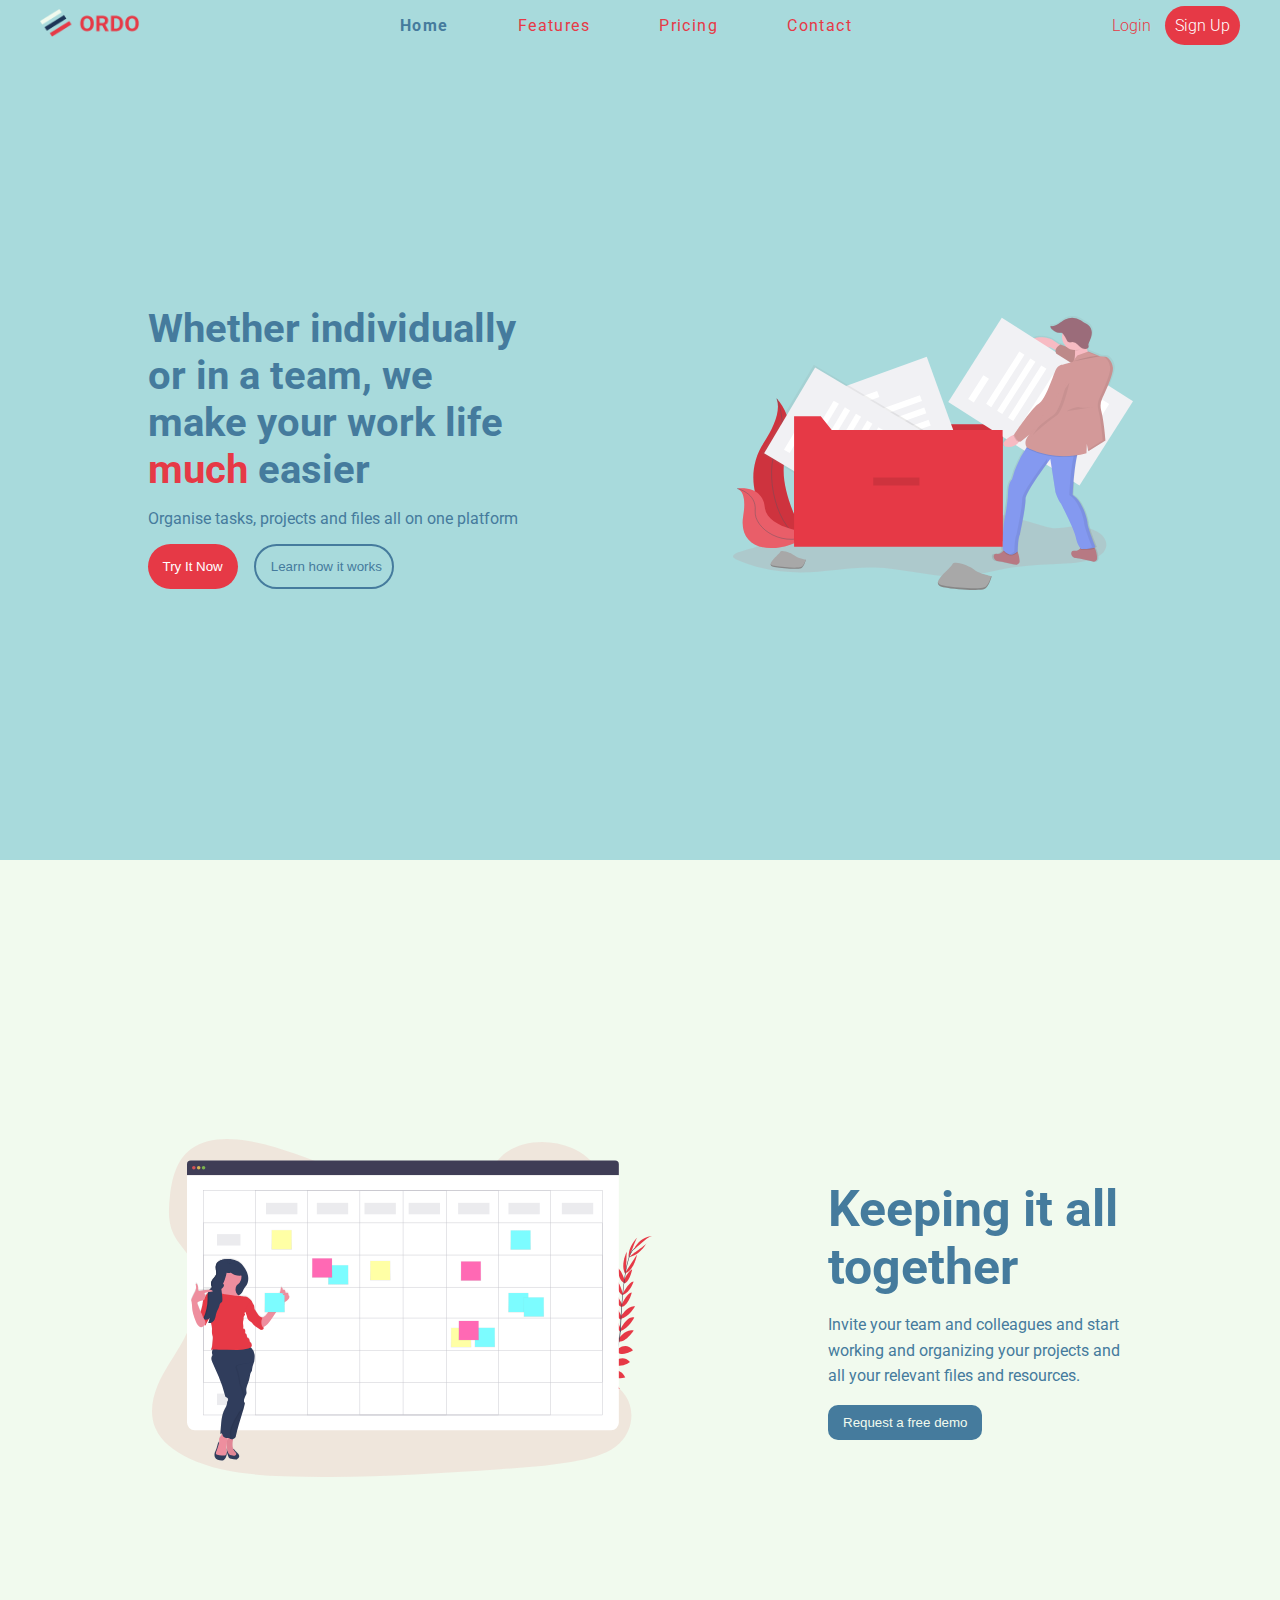
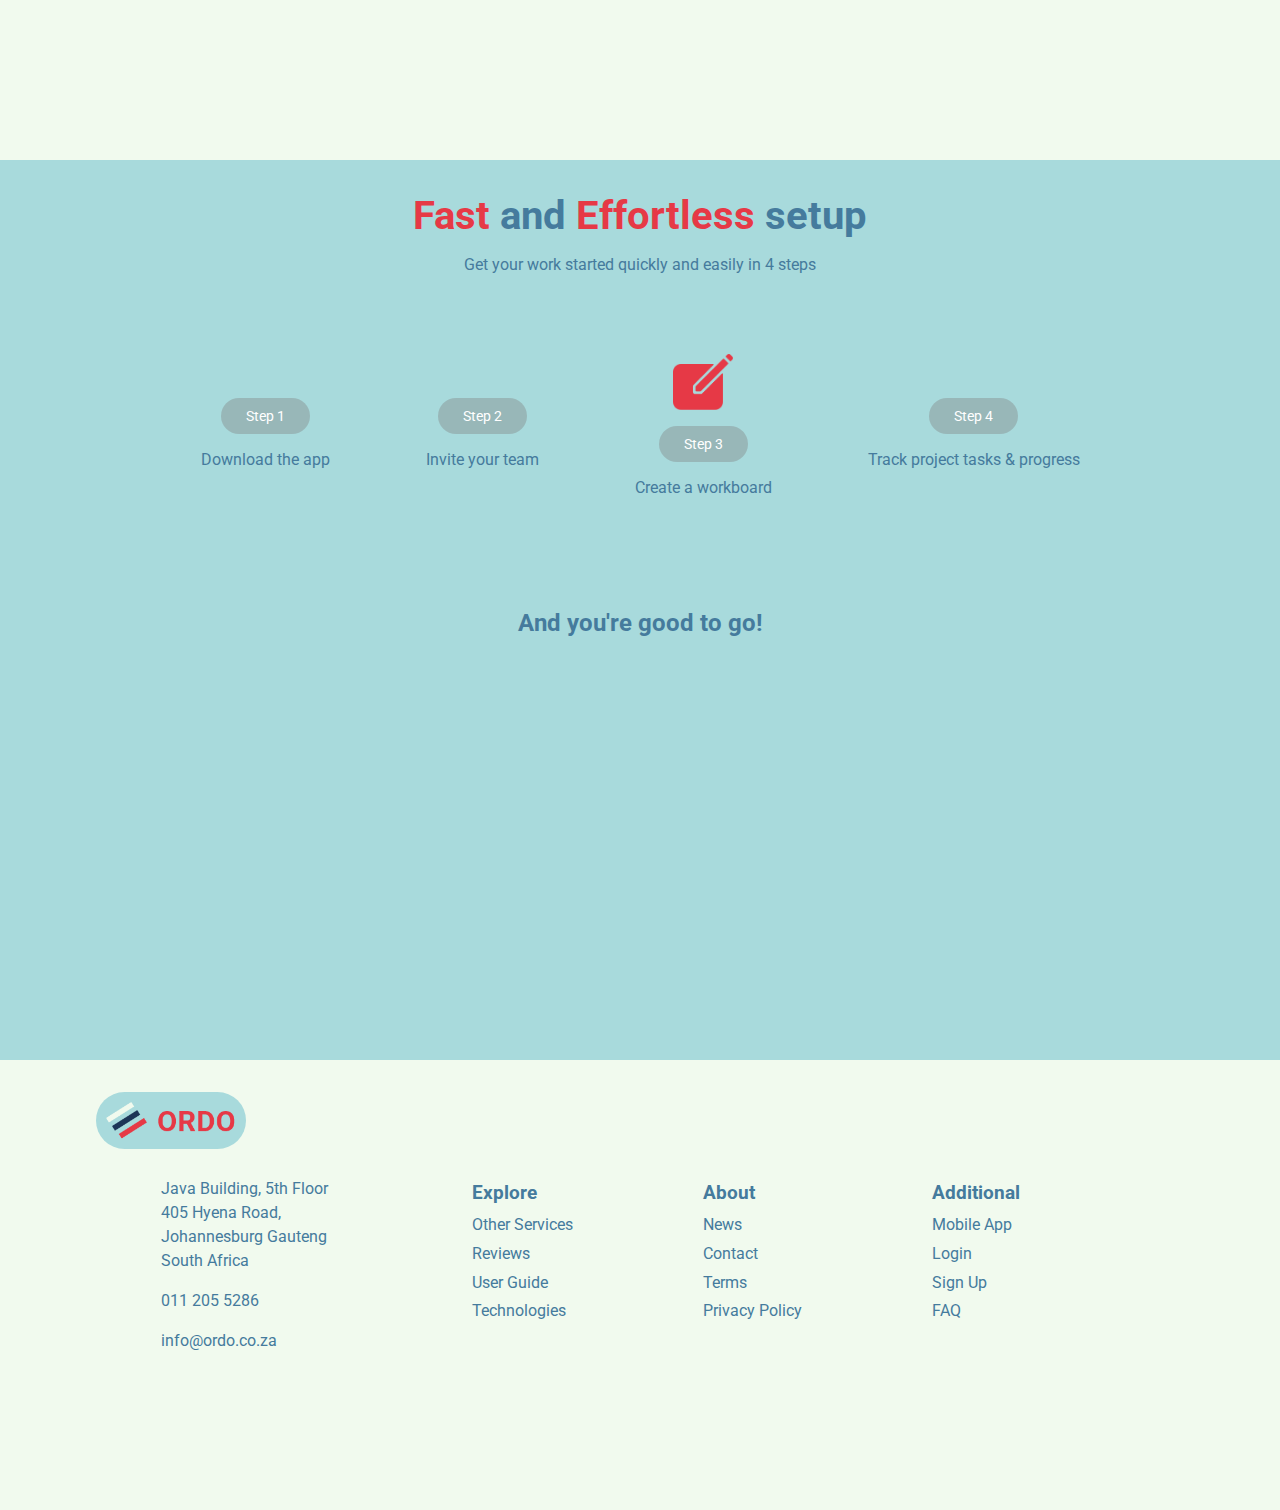
<file: ordo-website/index.html>
<!DOCTYPE html>
<html lang="en">
<head>
    <meta charset="UTF-8">
    <meta http-equiv="X-UA-Compatible" content="IE=edge">
    <meta name="viewport" content="width=device-width, initial-scale=1.0">
    <link rel="stylesheet" href="https://cdnjs.cloudflare.com/ajax/libs/font-awesome/5.15.2/css/all.min.css"
        integrity="sha512-HK5fgLBL+xu6dm/Ii3z4xhlSUyZgTT9tuc/hSrtw6uzJOvgRr2a9jyxxT1ely+B+xFAmJKVSTbpM/CuL7qxO8w=="
        crossorigin="anonymous" />
    <link rel="stylesheet" href="./styles.css">
    <title>Welcome to Ordo</title>
</head>
<body>
    <nav>
        <a href=""><img src="./images/Logo.png" alt=""></a>
        <ul class="nav-links">
            <div class="nav-close">&times;</div>
            <li><a href="./index.html" class="active-page">Home</a></li>
            <li><a href="./features.html">Features</a></li>
            <li><a href="pricing.html">Pricing</a></li>
            <li><a href="#contact">Contact</a></li>
        </ul>
        <div class="login-sign-up">
            <a href="#" class="login">Login</a>
            <a href="#" class="sign-up">Sign Up</a>
        </div>

        <div class="hamburger">
            <i class="fas fa-bars"></i>
        </div>
    </nav>

    <section class="landing">
        <div class="landing-text">
            <h1>
                Whether individually or in a team, we make your work life <span>much</span> easier
            </h1>
            <p>Organise tasks, projects and files all on one platform</p>
            <div class="coa-btns">
                <button class="try-it">Try It Now</button>
                <button class="learn-how"><i class="fas fa-play"></i>Learn how it works</button>
            </div>
        </div>
        
        <div class="landing-img">
            <img src="./images/undraw_filing_system_b5d2.svg" alt="">
        </div>
    </section>

    <section class="more-info">
        <div class="calendar-lady" >
            <img src="./images/undraw_schedule_pnbk.svg" alt="schedule-image">
        </div>

        <div class="keeping-it-txt">
            <h1>
                Keeping it all together
            </h1>
            <p>
                Invite your team and colleagues and start working and organizing your projects and all your relevant files and
                resources.
            </p>
            <button class="demo-btn">
                Request a free demo
            </button>
        </div>
    </section>

    <section class="setup">
        <div class="heading">
            <h1><span>Fast</span> and <span>Effortless</span> setup</h1>
            <p>Get your work started quickly and easily in 4 steps</p>
        </div>
        
        <div class="setup-steps">
            <div class="step">
                <i class="fas fa-download"></i>
                <p class="step-num">Step 1</p>
                <p class="step-text">Download the app</p>
            </div>

            <div class="step">
                <i class="fas fa-share-alt"></i>
                <p class="step-num">Step 2</p>
                <p class="step-text">Invite your team</p>
            </div>

            <div class="step">
                <img src="./images/Icon ionic-ios-create.png" alt="">
                <p class="step-num">Step 3</p>
                <p class="step-text">Create a workboard</p>
            </div>

            <div class="step">
                <i class="fas fa-tasks"></i>
                <p class="step-num">Step 4</p>
                <p class="step-text">Track project tasks & progress</p>
            </div>
        </div>
        <p class="end-text">And you're good to go!</p>

    </section>

    <footer id="contact">
        <img class="logo" src="./images/Logo.png" alt="">
        <div class="footer-sections">
            <div class="contact-details">
                <p><i class="fas fa-map-marker-alt"></i> Java Building, 5th Floor
                405 Hyena Road, Johannesburg
                Gauteng
                South Africa</p>
                <p><i class="fas fa-phone-alt"></i> 011 205 5286</p>
                <p><i class="fas fa-envelope"></i> info@ordo.co.za</p>
            </div>

            <div class="explore">
                <h3>Explore</h3>
                <ul>
                    <li>Other Services</li>
                    <li>Reviews</li>
                    <li>User Guide</li>
                    <li>Technologies</li>
                </ul>
            </div>

            <div class="about">
                <h3>About</h3>
                <ul>
                    <li>News</li>
                    <li>Contact</li>
                    <li>Terms</li>
                    <li>Privacy Policy</li>
                </ul>
            </div>

            <div class="additional">
                <h3>Additional</h3>
                <ul>
                    <li>Mobile App</li>
                    <li>Login</li>
                    <li>Sign Up</li>
                    <li>FAQ</li>
                </ul>
            </div>

            <div class="socials">
                <a href="#"><i class="fab fa-facebook-square"></i></a>
                <a href="#"><i class="fab fa-twitter-square"></i></a>
                <a href="#"><i class="fab fa-linkedin"></i></a>
            </div>

        </div>
        
    </footer>
    
    <script src="./app.js"></script>
</body>
</html>
</file>
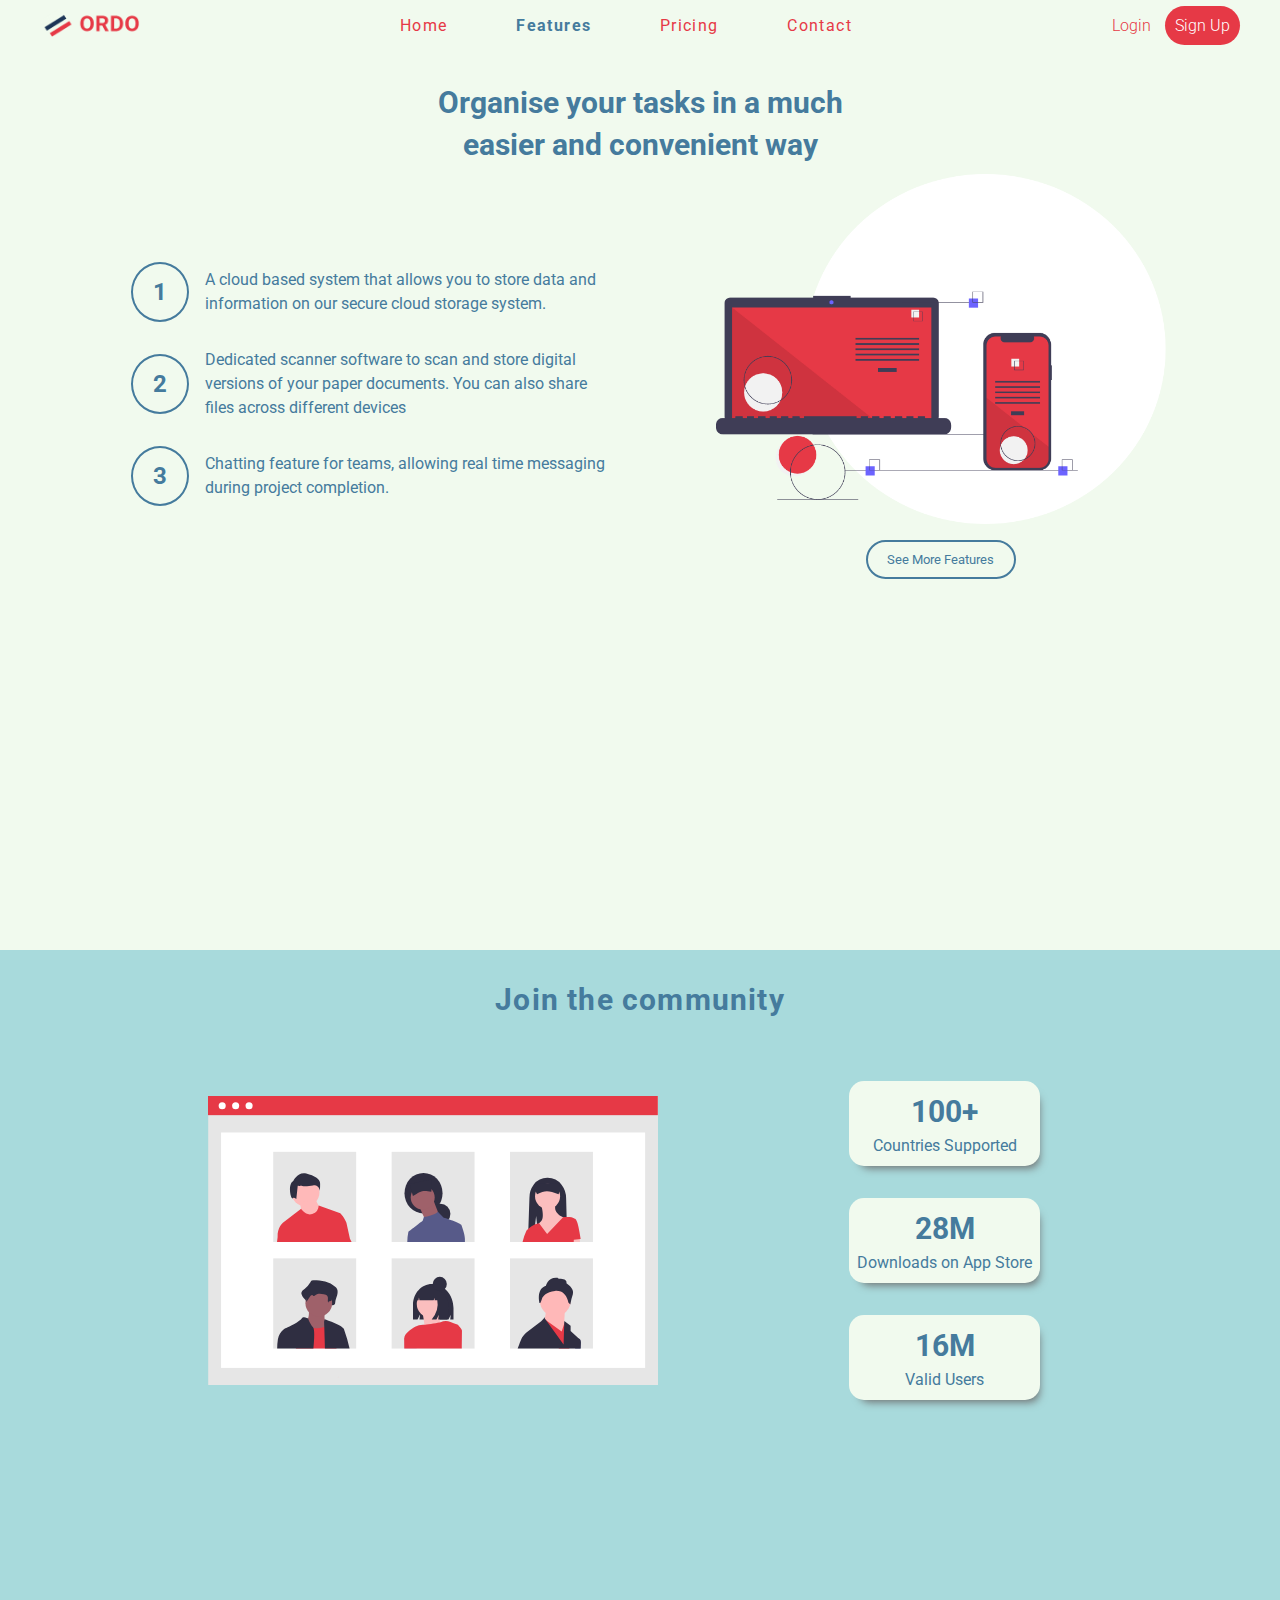
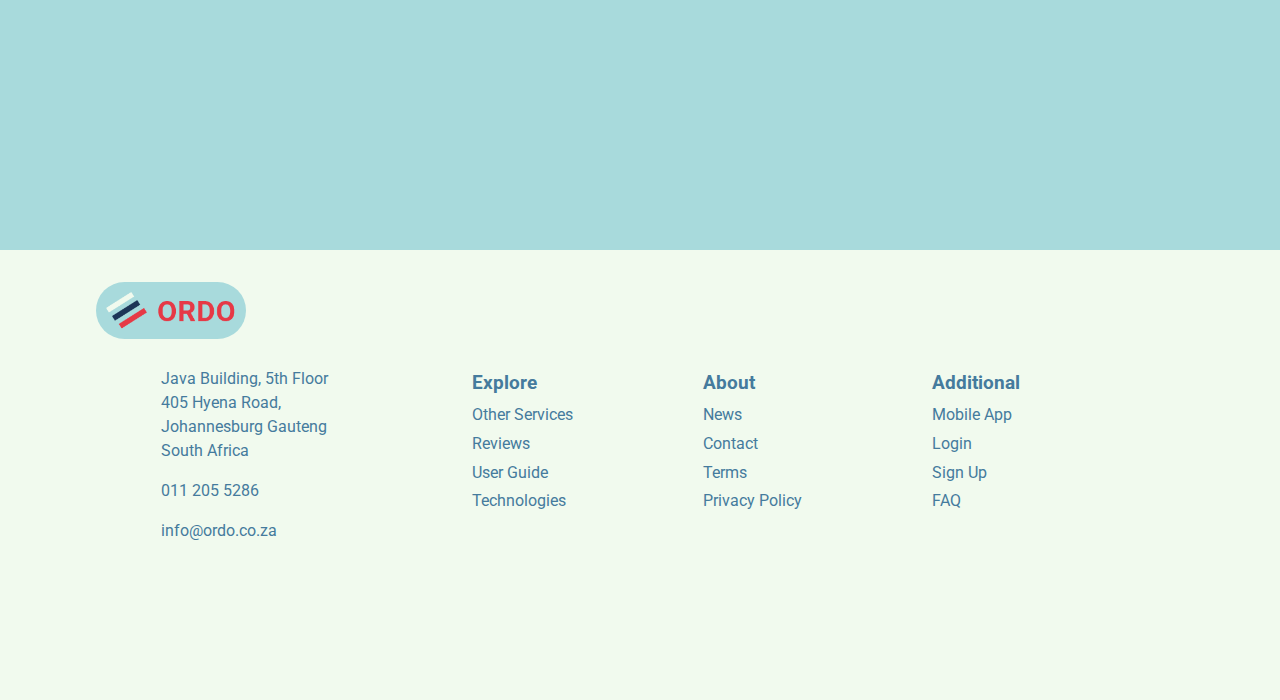
<file: ordo-website/features.html>
<!DOCTYPE html>
<html lang="en">
<head>
    <meta charset="UTF-8">
    <meta http-equiv="X-UA-Compatible" content="IE=edge">
    <meta name="viewport" content="width=device-width, initial-scale=1.0">
    <link rel="stylesheet" href="https://cdnjs.cloudflare.com/ajax/libs/font-awesome/5.15.2/css/all.min.css"
        integrity="sha512-HK5fgLBL+xu6dm/Ii3z4xhlSUyZgTT9tuc/hSrtw6uzJOvgRr2a9jyxxT1ely+B+xFAmJKVSTbpM/CuL7qxO8w=="
        crossorigin="anonymous" />
    <link rel="stylesheet" href="./css/features.css">
    <title>Ordo | Features</title>
</head>
<body>
    <nav>
        <a href=""><img src="./images/Logo.png" alt=""></a>
        <ul class="nav-links">
            <div class="nav-close">&times;</div>
            <li><a href="./index.html">Home</a></li>
            <li><a href="./features.html" class="active-page">Features</a></li>
            <li><a href="pricing.html">Pricing</a></li>
            <li><a href="#contact">Contact</a></li>
        </ul>

        <div class="login-sign-up">
            <a href="#" class="login">Login</a>
            <a href="#" class="sign-up">Sign Up</a>
        </div>
    
        <div class="hamburger">
            <i class="fas fa-bars"></i>
        </div>
    </nav>

    <section class="features-page">
        <h1>Organise your tasks in a much easier and convenient way</h1>

        <div class="main">
            <ul class="feature-details">
                <li> <span>1</span> <p>A cloud based system that allows you to store data and information on our secure cloud storage system.</p> 
                </li>
                <li><span>2</span> <p>Dedicated scanner software to scan and store digital versions of your paper documents. You can also share files across
                different devices</p> </li>
                <li><span>3</span> <p>Chatting feature for teams, allowing real time messaging during project completion.</p> </li>
            </ul>

            <div class="features-img">
                <img src="./images/features-img.png" alt="computer and phone">
                <button>See More Features</button>
            </div>
        </div>
    </section>

    <section class="join">
        <h1>
            Join the community
        </h1>

        <div class="stats-container">
            <img src="./images/undraw_conference_call_b0w6.svg" alt="">

            <div class="stats">
                <div class="card">
                    <h1>100+</h1>
                    <p>Countries Supported</p>
                </div>
                <div class="card">
                    <h1>28M</h1>
                    <p>Downloads on App Store</p>
                </div>
                <div class="card">
                    <h1>16M</h1>
                    <p>Valid Users</p>
                </div>
                
            </div>
        </div>
    </section>

        <footer id="contact">
            <img class="logo" src="./images/Logo.png" alt="">
            <div class="footer-sections">
                <div class="contact-details">
                    <p><i class="fas fa-map-marker-alt"></i> Java Building, 5th Floor
                        405 Hyena Road, Johannesburg
                        Gauteng
                        South Africa</p>
                    <p><i class="fas fa-phone-alt"></i> 011 205 5286</p>
                    <p><i class="fas fa-envelope"></i> info@ordo.co.za</p>
                </div>
        
                <div class="explore">
                    <h3>Explore</h3>
                    <ul>
                        <li>Other Services</li>
                        <li>Reviews</li>
                        <li>User Guide</li>
                        <li>Technologies</li>
                    </ul>
                </div>
        
                <div class="about">
                    <h3>About</h3>
                    <ul>
                        <li>News</li>
                        <li>Contact</li>
                        <li>Terms</li>
                        <li>Privacy Policy</li>
                    </ul>
                </div>
        
                <div class="additional">
                    <h3>Additional</h3>
                    <ul>
                        <li>Mobile App</li>
                        <li>Login</li>
                        <li>Sign Up</li>
                        <li>FAQ</li>
                    </ul>
                </div>
        
                <div class="socials">
                    <a href="#"><i class="fab fa-facebook-square"></i></a>
                    <a href="#"><i class="fab fa-twitter-square"></i></a>
                    <a href="#"><i class="fab fa-linkedin"></i></a>
                </div>
        
            </div>
        
        </footer>

        <script src="./app.js"></script>
</body>
</html>
</file>
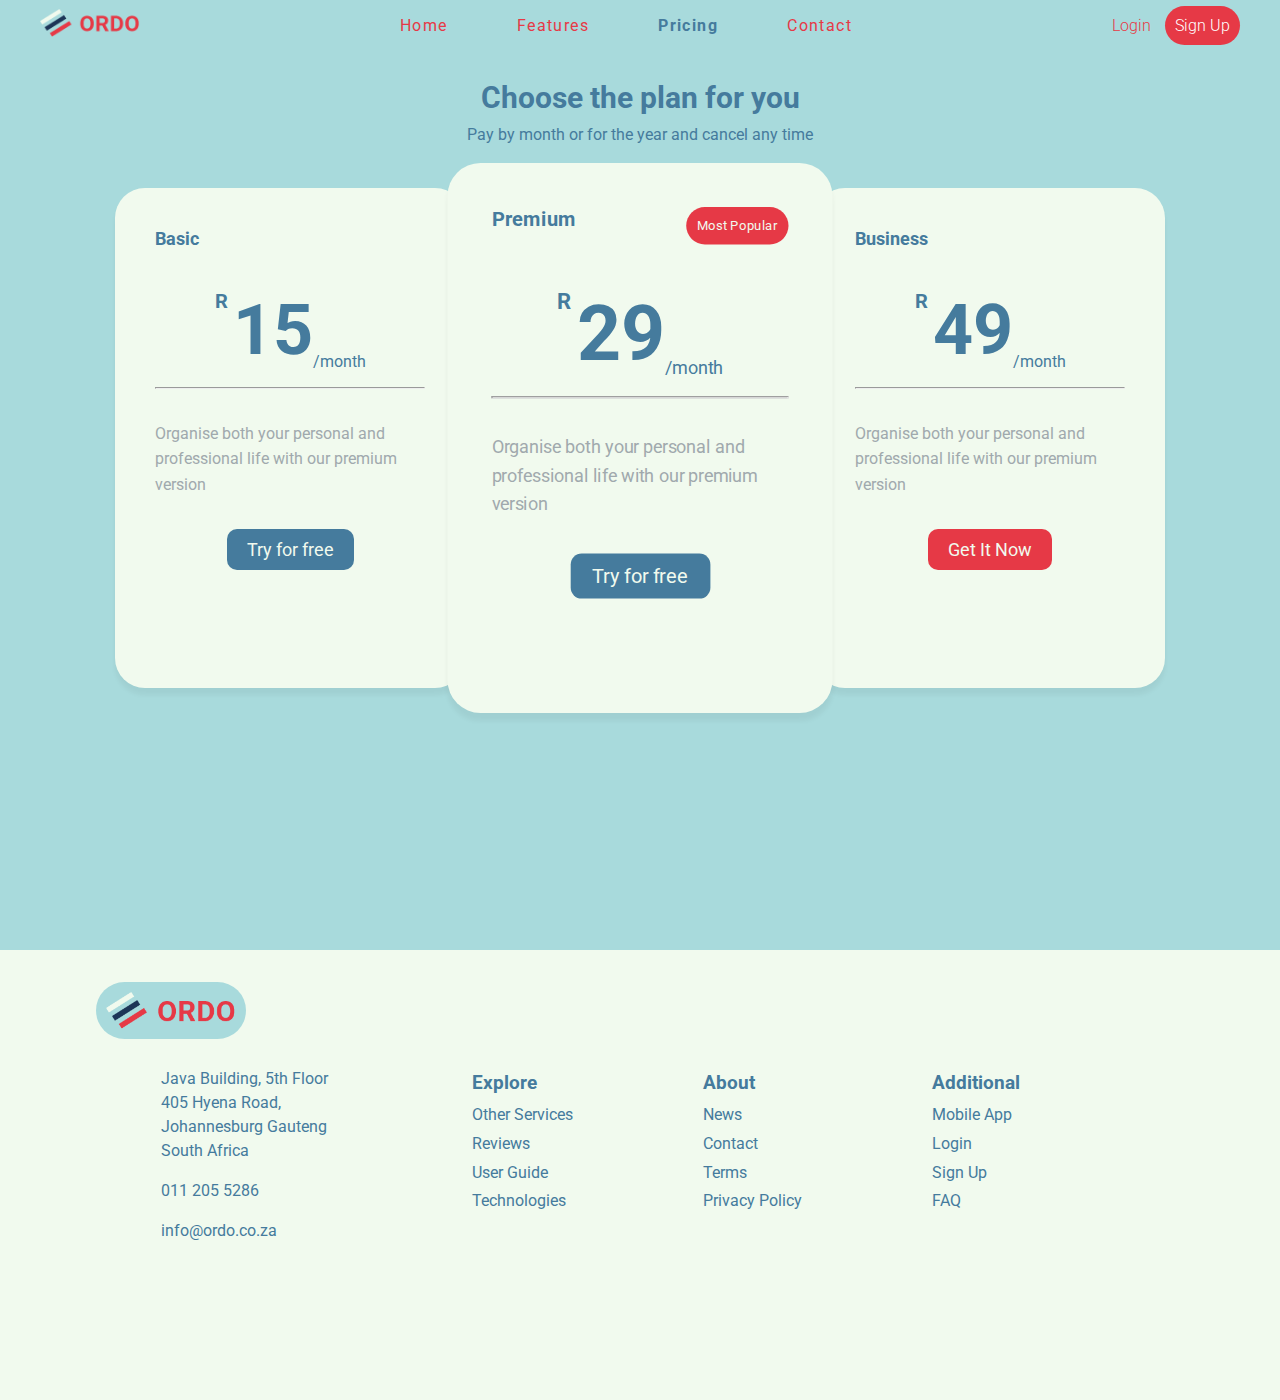
<file: ordo-website/pricing.html>
<!DOCTYPE html>
<html lang="en">
<head>
    <meta charset="UTF-8">
    <meta http-equiv="X-UA-Compatible" content="IE=edge">
    <meta name="viewport" content="width=device-width, initial-scale=1.0">
    <link rel="stylesheet" href="https://cdnjs.cloudflare.com/ajax/libs/font-awesome/5.15.2/css/all.min.css"
        integrity="sha512-HK5fgLBL+xu6dm/Ii3z4xhlSUyZgTT9tuc/hSrtw6uzJOvgRr2a9jyxxT1ely+B+xFAmJKVSTbpM/CuL7qxO8w=="
        crossorigin="anonymous" />
    <link rel="stylesheet" href="./css/pricing.css">
    <title>Ordo | Pricing</title>
</head>
<body>
    <nav>
        <a href=""><img src="./images/Logo.png" alt=""></a>
        <ul class="nav-links">
            <div class="nav-close">&times;</div>
            <li><a href="./index.html">Home</a></li>
            <li><a href="./features.html" >Features</a></li>
            <li><a href="pricing.html" class="active-page">Pricing</a></li>
            <li><a href="#contact">Contact</a></li>
        </ul>
    
        <div class="login-sign-up">
            <a href="#" class="login">Login</a>
            <a href="#" class="sign-up">Sign Up</a>
        </div>
    
        <div class="hamburger">
            <i class="fas fa-bars"></i>
        </div>
    </nav>
    
    <section class="pricing-page">
        <div class="title">
            <h1>Choose the plan for you</h1>
            <p>Pay by month or for the year and cancel any time</p>
        </div>
        

        <div class="pricing-cards">
            <div class="card basic">
                <div class="head">
                    <p class="type">Basic</p>
                    
                </div>
                <div class="price">
                    <span>R</span>
                    <h1>15</h1>
                    <p class="per-month">/month</p>
                </div>
                <div class="line">
                    <hr>
                </div>
                <p class="description">Organise both your personal and professional life with our premium version</p>
                <button class="try-free">Try for free</button>
            </div>
            <div class="card premium">
                <div class="head">
                    <p class="type">Premium</p>
                    <p class="popular">Most Popular</p>
                </div>
                <div class="price">
                    <span>R</span>
                    <h1>29</h1>
                    <p class="per-month">/month</p>
                </div>
                <div class="line">
                    <hr>
                </div>
                <p class="description">Organise both your personal and professional life with our premium version</p>
                <button class="try-free">Try for free</button>
            </div>
            <div class="card business">
                <div class="head">
                    <p class="type">Business</p>
                </div>
                <div class="price">
                    <span>R</span>
                    <h1>49</h1>
                    <p class="per-month">/month</p>
                </div>
                <div class="line">
                    <hr>
                </div>
                <p class="description">Organise both your personal and professional life with our premium version</p>
                <button class="try-free">Get It Now</button>
            </div>
        </div>
        
    </section>

    <footer id="contact">
        <img class="logo" src="./images/Logo.png" alt="">
        <div class="footer-sections">
            <div class="contact-details">
                <p><i class="fas fa-map-marker-alt"></i> Java Building, 5th Floor
                    405 Hyena Road, Johannesburg
                    Gauteng
                    South Africa</p>
                <p><i class="fas fa-phone-alt"></i> 011 205 5286</p>
                <p><i class="fas fa-envelope"></i> info@ordo.co.za</p>
            </div>
    
            <div class="explore">
                <h3>Explore</h3>
                <ul>
                    <li>Other Services</li>
                    <li>Reviews</li>
                    <li>User Guide</li>
                    <li>Technologies</li>
                </ul>
            </div>
    
            <div class="about">
                <h3>About</h3>
                <ul>
                    <li>News</li>
                    <li>Contact</li>
                    <li>Terms</li>
                    <li>Privacy Policy</li>
                </ul>
            </div>
    
            <div class="additional">
                <h3>Additional</h3>
                <ul>
                    <li>Mobile App</li>
                    <li>Login</li>
                    <li>Sign Up</li>
                    <li>FAQ</li>
                </ul>
            </div>
    
            <div class="socials">
                <a href="#"><i class="fab fa-facebook-square"></i></a>
                <a href="#"><i class="fab fa-twitter-square"></i></a>
                <a href="#"><i class="fab fa-linkedin"></i></a>
            </div>
    
        </div>
    
    </footer>

    <script src="./app.js"></script>
</body>
</html>
</file>
<file: ordo-website/styles.css>
@import url("https://fonts.googleapis.com/css2?family=Roboto:wght@300;400;700&display=swap");

:root {
  --main-color: #e63946;
  --secondary-color: #a8dadc;
  --text-color: #457b9d;
  --tertiary-color: #f1faee;
}

html {
  scroll-behavior: smooth;
}

* {
  margin: 0;
  padding: 0;
  box-sizing: border-box;
}

body {
  font-family: Roboto, sans-serif;
}

nav {
  display: flex;
  align-items: center;
  justify-content: space-between;
  height: 50px;
  width: 100%;
  padding: 0 2.5rem;
  background-color: var(--secondary-color);
}

nav .nav-links .active-page {
  color: var(--text-color);
  font-weight: bold;
}

nav img {
  width: 100px;
}

.hamburger {
  font-size: 28px;
  color: var(--main-color);
  cursor: pointer;
  display: none;
}

.nav-links {
  display: flex;
  align-items: center;
  justify-content: space-between;
  list-style: none;
  width: 500px;
}

.nav-links li {
  margin: 0 1.5rem;
}

.nav-links li a {
  text-decoration: none;
  color: var(--main-color);
  letter-spacing: 1.4px;
  font-weight: 400;
  transition: all 0.2s ease-in;
}

.nav-links li a:hover {
  color: var(--tertiary-color);
}

.nav-close {
  display: none;
}

.login-sign-up .sign-up {
  margin-left: 10px;
  background-color: var(--main-color);
  width: 100px;
  border-radius: 25px;
  padding: 10px;
  transition: all 0.2s ease-in;
}

.login-sign-up .sign-up:hover {
  background-color: var(--tertiary-color);
  color: var(--main-color);
}

.login-sign-up .login {
  color: var(--main-color);
  padding-bottom: 5px;
  transition: all 0.1s ease-in;
}

.login-sign-up .login:hover {
  border-bottom: 2px solid var(--main-color);
}

.login-sign-up a {
  text-decoration: none;
  color: white;
  font-weight: 300;
}

.landing {
  min-height: 90vh;
  width: 100%;
  padding: 0 2.5rem;
  display: flex;
  align-items: center;
  background-color: var(--secondary-color);
  justify-content: space-around;
}

.landing-text h1 {
  font-size: 40px;
  width: 370px;
  color: #457b9d;
  margin-bottom: 1rem;
}

.landing-text p {
  color: var(--text-color);
}

.landing h1 span {
  color: var(--main-color);
}

.landing-img img {
  width: 400px;
}

.coa-btns {
  display: flex;
}

.coa-btns button {
  text-decoration: none;
  box-shadow: none;
  border: none;
  cursor: pointer;
  outline: none;
}

.coa-btns .try-it {
  margin: 1rem;
  margin-left: 0;
  background-color: var(--main-color);
  border-radius: 50px;
  padding: 15px;
  color: white;
  transition: all 0.15s ease;
}

.coa-btns .try-it:hover {
  background-color: var(--tertiary-color);
  color: var(--main-color);
}

.coa-btns .learn-how {
  background-color: transparent;
  border: 2px solid var(--text-color);
  color: var(--text-color);
  border-radius: 50px;
  padding: 5px 10px;
  margin: 1rem;
  margin-left: 0;
  transition: all 0.15s ease;
}

.coa-btns .learn-how:hover {
  background-color: var(--text-color);
  color: var(--secondary-color);
}

.fa-play {
  margin-right: 5px;
}

/* Second Section */

.more-info {
  display: flex;
  height: 100vh;
  width: 100%;
  padding: 0 4rem;
  align-items: center;
  justify-content: space-around;
  background-color: var(--tertiary-color);
}

.calendar-lady img {
  width: 500px;
}

.keeping-it-txt {
  width: 300px;
  color: var(--text-color);
}

.keeping-it-txt h1 {
  font-size: 50px;
}

.keeping-it-txt p {
  line-height: 1.6;
  margin: 1rem 0;
}

.demo-btn {
  border: none;
  box-shadow: none;
  text-decoration: none;
  background-color: var(--text-color);
  color: var(--tertiary-color);
  border-radius: 10px;
  padding: 10px 15px;
  cursor: pointer;
  outline: none;
  transition: all 0.2s ease;
}

.demo-btn:hover {
  background-color: var(--secondary-color);
  color: var(--text-color);
}

/* Third Section */

.setup {
  min-height: 100vh;
  width: 100%;
  padding: 0 4rem;
  background-color: var(--secondary-color);
  color: var(--text-color);
}

.setup .heading {
  text-align: center;
  padding: 2rem 0;
}

.setup .heading h1 {
  margin-bottom: 1rem;
  font-size: 40px;
  color: var(--text-color);
}

.setup .heading h1 span {
  color: var(--main-color);
}

.setup .heading p {
  color: var(--text-color);
}

.setup-steps {
  display: flex;
  align-items: center;
  justify-content: center;
}

.step {
  display: flex;
  flex-direction: column;
  align-items: center;
  justify-content: center;
  margin: 3rem;
}

.step .fas {
  font-size: 50px;
  color: var(--main-color);
  margin-bottom: 1rem;
}

.step img {
  width: 60px;
  margin-bottom: 1rem;
}

.step-num {
  background-color: rgba(128, 128, 128, 0.383);
  border-radius: 50px;
  color: white;
  padding: 10px 25px;
  font-size: 14px;
  margin-bottom: 1rem;
}

.step-text {
  color: var(--text-color);
  text-align: center;
}

.end-text {
  text-align: center;
  margin-top: 4rem;
  font-size: 24px;
  font-weight: 700;
}

/* footer */

footer {
  min-height: 50vh;
  width: 100%;
  padding: 2rem 4rem;
  color: var(--text-color);
  background-color: var(--tertiary-color);
}

footer .logo {
  width: 150px;
  background-color: var(--secondary-color);
  border-radius: 50px;
  padding: 10px;
  margin: 0 2rem 1.5rem;
}

.footer-sections {
  display: flex;
  align-items: flex-start;
  justify-content: space-around;
  line-height: 1.8;
}

.footer-sections ul {
  list-style: none;
}

.footer-sections ul li {
  cursor: pointer;
}

.contact-details {
  margin-bottom: 1rem;
}

.contact-details p {
  margin-bottom: 1rem;
  margin-left: 2rem;
  width: 180px;
  line-height: 1.5;
}

.socials {
  display: flex;
  flex-direction: column;
}

.socials .fab {
  font-size: 30px;
  margin-bottom: 1rem;
  color: var(--text-color);
}

@media screen and (max-width: 768px) {
  body {
    overflow-x: hidden;
  }

  .hamburger {
    display: block;
    transition: all 0.2s ease-in;
  }

  .hamburger:hover {
    color: var(--tertiary-color);
  }

  .nav-links {
    width: 60%;
    position: absolute;
    right: 0px;
    height: 100vh;
    top: 0;
    background: var(--tertiary-color);
    display: flex;
    flex-direction: column;
    align-items: center;
    justify-content: space-around;
    z-index: 999;
    transform: translateX(100%);
    transition: transform 0.5s ease-in;
  }

  .nav-links li a:hover {
    color: var(--text-color);
  }

  .nav-close {
    position: absolute;
    font-size: 40px;
    top: 0;
    left: 5%;
    color: var(--main-color);
    cursor: pointer;
    display: block;
  }

  .landing {
    flex-direction: column;
    position: relative;
  }

  .landing-text h1 {
    font-size: 25px;
    margin-top: 2rem;
    text-align: center;
  }

  .landing-text p {
    text-align: center;
    line-height: 1.6;
  }

  .coa-btns {
    position: absolute;
    bottom: 0;
    right: 20%;
  }

  .landing-img img {
    margin-bottom: 5rem;
    width: 300px;
  }

  .calendar-lady img {
    width: 200px;
    display: none;
  }

  .keeping-it-txt {
    display: flex;
    flex-direction: column;
    align-items: center;
    justify-content: center;
  }

  .demo-btn {
    margin-top: 1rem;
  }

  .setup-steps {
    flex-direction: column;
  }

  .setup-steps .step {
    margin: 1rem;
  }

  .setup-steps .step:last-child {
    margin-bottom: 2.5rem;
  }

  .setup > p {
    display: none;
  }

  footer {
    padding: 1rem 0;
    position: relative;
  }

  footer .logo {
    display: none;
  }

  .footer-sections .explore,
  .about {
    display: none;
  }

  .socials {
    position: absolute;
    flex-direction: row;
    bottom: 35px;
    left: 67px;
  }

  .socials .fab {
    margin-right: 1rem;
  }
}

.toggle-nav {
  transform: translateX(0);
}
</file>
<file: ordo-website/css/features.css>
@import url("https://fonts.googleapis.com/css2?family=Roboto:wght@300;400;700&display=swap");

:root {
  --main-color: #e63946;
  --secondary-color: #a8dadc;
  --text-color: #457b9d;
  --tertiary-color: #f1faee;
}

html {
  scroll-behavior: smooth;
}

* {
  margin: 0;
  padding: 0;
  box-sizing: border-box;
}

body {
  font-family: Roboto, sans-serif;
}

nav {
  display: flex;
  align-items: center;
  justify-content: space-between;
  height: 50px;
  width: 100%;
  padding: 0 2.5rem;
  background-color: var(--tertiary-color);
}

nav .nav-links .active-page {
  color: var(--text-color);
  font-weight: bold;
}

nav img {
  width: 100px;
}

.hamburger {
  font-size: 28px;
  color: var(--main-color);
  cursor: pointer;
  display: none;
}

.nav-links {
  display: flex;
  align-items: center;
  justify-content: space-between;
  list-style: none;
  width: 500px;
}

.nav-links li {
  margin: 0 1.5rem;
}

.nav-links li a {
  text-decoration: none;
  color: var(--main-color);
  letter-spacing: 1.4px;
  font-weight: 400;
  transition: all 0.2s ease-in;
}

.nav-links li a:hover {
  color: var(--secondary-color);
}

.nav-close {
  display: none;
}

.login-sign-up .sign-up {
  margin-left: 10px;
  background-color: var(--main-color);
  width: 100px;
  border-radius: 25px;
  padding: 10px;
  transition: all 0.2s ease-in;
}

.login-sign-up .sign-up:hover {
  background-color: var(--secondary-color);
  color: var(--main-color);
}

.login-sign-up .login {
  color: var(--main-color);
  padding-bottom: 5px;
  transition: all 0.1s ease-in;
}

.login-sign-up .login:hover {
  border-bottom: 2px solid var(--main-color);
}

.login-sign-up a {
  text-decoration: none;
  color: white;
  font-weight: 300;
}

.main {
  display: flex;
  align-items: center;
  justify-content: space-around;
}

.main img {
  width: 450px;
}

.features-page {
  min-height: 100vh;
  width: 100%;
  padding: 0 4rem;
  background-color: var(--tertiary-color);
}

.features-page h1 {
  color: var(--text-color);
  line-height: 1.4;
  text-align: center;
  width: 450px;
  margin: 0 auto;
  padding: 2rem 0 0.5rem 0;
  font-size: 30px;
}

.feature-details {
  list-style: none;
  color: var(--text-color);
  line-height: 1.5;
  width: 500px;
}

.feature-details li {
  display: flex;
  align-items: center;
  justify-content: center;
}

.feature-details li p {
  line-height: 1.5;
}

.feature-details span {
  font-size: 24px;
  font-weight: bold;
  border: 2px solid var(--text-color);
  padding: 10px 20px;
  border-radius: 100%;
  margin: 1rem;
}

.features-img {
  display: flex;
  flex-direction: column;
  align-items: center;
}

.features-img button {
  border: none;
  box-shadow: none;
  background: none;
  font-family: inherit;
  color: var(--text-color);
  border: 2px solid var(--text-color);
  border-radius: 50px;
  width: 150px;
  padding: 10px;
  text-align: center;
  cursor: pointer;
  margin: 1rem 0;
  transition: all 0.2s ease-in;
}

.features-img button:hover {
  color: var(--tertiary-color);
  background: var(--text-color);
}

.join {
  min-height: 100vh;
  width: 100%;
  background: var(--secondary-color);
}

.join > h1 {
  color: var(--text-color);
  text-align: center;
  font-size: 30px;
  padding: 2rem 0;
  letter-spacing: 1.2px;
}

.stats-container {
  display: flex;
  width: 80%;
  margin: auto;
  align-items: center;
  justify-content: space-around;
}

.stats-container img {
  width: 450px;
}

.card {
  text-align: center;
  color: var(--text-color);
  background: var(--tertiary-color);
  line-height: 1.5;
  margin: 2rem;
  padding: 0.5rem;
  border-radius: 15px;
  box-shadow: 5px 8px 9px -6px rgb(110, 110, 110);
}

.card h1 {
  font-size: 30px;
}

footer {
  min-height: 50vh;
  width: 100%;
  padding: 2rem 4rem;
  color: var(--text-color);
  background-color: var(--tertiary-color);
}

footer .logo {
  width: 150px;
  background-color: var(--secondary-color);
  border-radius: 50px;
  padding: 10px;
  margin: 0 2rem 1.5rem;
}

.footer-sections {
  display: flex;
  align-items: flex-start;
  justify-content: space-around;
  line-height: 1.8;
}

.footer-sections ul {
  list-style: none;
}

.footer-sections ul li {
  cursor: pointer;
}

.contact-details {
  margin-bottom: 1rem;
}

.contact-details p {
  margin-bottom: 1rem;
  margin-left: 2rem;
  width: 180px;
  line-height: 1.5;
}

.socials {
  display: flex;
  flex-direction: column;
}

.socials .fab {
  font-size: 30px;
  margin-bottom: 1rem;
  color: var(--text-color);
}

@media screen and (max-width: 768px) {
  body {
    overflow-x: hidden;
  }

  .features-page h1 {
    width: 300px;
  }

  .main {
    flex-direction: column;
    width: 100%;
    padding: 0;
  }

  .feature-details {
    width: 100%;
  }

  .feature-details li {
    margin-bottom: 10px;
  }

  .stats-container {
    flex-direction: column;
  }

  .stats-container img {
    display: none;
  }

  .hamburger {
    display: block;
    transition: all 0.2s ease-in;
  }

  .hamburger:hover {
    color: var(--tertiary-color);
  }

  .nav-links {
    width: 60%;
    position: absolute;
    right: 0px;
    height: 100vh;
    top: 0;
    background: var(--tertiary-color);
    display: flex;
    flex-direction: column;
    align-items: center;
    justify-content: space-around;
    z-index: 999;
    transform: translateX(100%);
    transition: transform 0.5s ease-in;
  }

  .nav-close {
    position: absolute;
    font-size: 40px;
    top: 0;
    left: 5%;
    color: var(--main-color);
    cursor: pointer;
    display: block;
  }

  footer {
    padding: 1rem 0;
    position: relative;
  }

  footer .logo {
    display: none;
  }

  .footer-sections .explore,
  .about {
    display: none;
  }

  .socials {
    position: absolute;
    flex-direction: row;
    bottom: 35px;
    left: 67px;
  }

  .socials .fab {
    margin-right: 1rem;
  }
}

.toggle-nav {
  transform: translateX(0);
}
</file>
<file: ordo-website/css/pricing.css>
@import url("https://fonts.googleapis.com/css2?family=Roboto:wght@300;400;700&display=swap");

:root {
  --main-color: #e63946;
  --secondary-color: #a8dadc;
  --text-color: #457b9d;
  --tertiary-color: #f1faee;
}

html {
  scroll-behavior: smooth;
}

* {
  margin: 0;
  padding: 0;
  box-sizing: border-box;
}

body {
  font-family: Roboto, sans-serif;
}

nav {
  display: flex;
  align-items: center;
  justify-content: space-between;
  height: 50px;
  width: 100%;
  padding: 0 2.5rem;
  background-color: var(--secondary-color);
}

nav .nav-links .active-page {
  color: var(--text-color);
  font-weight: bold;
}

nav img {
  width: 100px;
}

.hamburger {
  font-size: 28px;
  color: var(--main-color);
  cursor: pointer;
  display: none;
}

.nav-links {
  display: flex;
  align-items: center;
  justify-content: space-between;
  list-style: none;
  width: 500px;
}

.nav-links li {
  margin: 0 1.5rem;
}

.nav-links li a {
  text-decoration: none;
  color: var(--main-color);
  letter-spacing: 1.4px;
  font-weight: 400;
  transition: all 0.2s ease-in;
}

.nav-links li a:hover {
  color: var(--tertiary-color);
}

.nav-close {
  display: none;
}

.login-sign-up .sign-up {
  margin-left: 10px;
  background-color: var(--main-color);
  width: 100px;
  border-radius: 25px;
  padding: 10px;
  transition: all 0.2s ease-in;
}

.login-sign-up .sign-up:hover {
  background-color: var(--secondary-color);
  color: var(--main-color);
}

.login-sign-up .login {
  color: var(--main-color);
  padding-bottom: 5px;
  transition: all 0.1s ease-in;
}

.login-sign-up .login:hover {
  border-bottom: 2px solid var(--main-color);
}

.login-sign-up a {
  text-decoration: none;
  color: white;
  font-weight: 300;
}

.pricing-page {
  height: 100vh;
  width: 100%;
  background: var(--secondary-color);
  overflow: hidden;
}

.pricing-page .title {
  text-align: center;
  color: var(--text-color);
  margin-bottom: 2.5rem;
  line-height: 1.6;
}

.title h1 {
  padding-top: 1.5rem;
  font-size: 30px;
}

.pricing-cards {
  display: flex;
  align-items: center;
  justify-content: center;
}

.card {
  background: var(--tertiary-color);
  display: flex;
  flex-direction: column;
  color: var(--text-color);
  align-items: center;
  width: 350px;
  height: 500px;
  padding: 2.5rem;
  border-radius: 30px;
  position: relative;
  box-shadow: 0 6.7px 5.3px rgba(0, 0, 0, 0.048);
  transition: all 0.2s ease-in;
}

.card:hover {
  transform: scale(1.1);
  z-index: 5;
}

.premium {
  transform: scale(1.1);
  z-index: 2;
}

.card .head {
  display: flex;
  align-items: flex-start;
  justify-content: space-between;
  width: 100%;
  margin-bottom: 2.5rem;
}

.card .type {
  font-weight: bold;
  font-size: 18px;
}

.popular {
  border-radius: 20px;
  color: #f1faee;
  background: var(--main-color);
  padding: 10px;
  font-size: 12px;
}

.price {
  display: flex;
  margin-bottom: 1rem;
}

.price span {
  font-weight: bold;
  font-size: 20px;
  margin-right: 5px;
}

.price .per-month {
  display: flex;
  align-items: flex-end;
}

.price h1 {
  font-size: 70px;
}

.line {
  background-color: #a7a7a7;
  height: 2px;
  width: 100%;
}

.description {
  width: 100%;
  line-height: 1.6;
  margin: 2rem;
  color: #a0a9ad;
}

.try-free {
  border: none;
  text-decoration: none;
  font-family: inherit;
  font-size: 18px;
  border-radius: 10px;
  padding: 10px 20px;
  background: var(--text-color);
  color: var(--tertiary-color);
  cursor: pointer;
  transition: all 0.2s ease-in;
}

.try-free:hover {
  color: var(--text-color);
  background: var(--secondary-color);
}

.business .try-free {
  background: var(--main-color);
}

.business .try-free:hover {
  color: var(--text-color);
  background: var(--secondary-color);
}

footer {
  min-height: 50vh;
  width: 100%;
  padding: 2rem 4rem;
  color: var(--text-color);
  background-color: var(--tertiary-color);
}

footer .logo {
  width: 150px;
  background-color: var(--secondary-color);
  border-radius: 50px;
  padding: 10px;
  margin: 0 2rem 1.5rem;
}

.footer-sections {
  display: flex;
  align-items: flex-start;
  justify-content: space-around;
  line-height: 1.8;
}

.footer-sections ul {
  list-style: none;
}

.footer-sections ul li {
  cursor: pointer;
}

.contact-details {
  margin-bottom: 1rem;
}

.contact-details p {
  margin-bottom: 1rem;
  margin-left: 2rem;
  width: 180px;
  line-height: 1.5;
}

.socials {
  display: flex;
  flex-direction: column;
}

.socials .fab {
  font-size: 30px;
  margin-bottom: 1rem;
  color: var(--text-color);
}

@media screen and (max-width: 768px) {
  body {
    overflow-x: hidden;
  }

  .hamburger {
    display: block;
    transition: all 0.2s ease-in;
  }

  .hamburger:hover {
    color: var(--tertiary-color);
  }

  .nav-links {
    width: 60%;
    position: absolute;
    right: 0px;
    height: 100vh;
    top: 0;
    background: var(--tertiary-color);
    display: flex;
    flex-direction: column;
    align-items: center;
    justify-content: space-around;
    z-index: 999;
    transform: translateX(100%);
    transition: transform 0.5s ease-in;
  }

  .nav-links li a {
    transition: all 0.2s ease-in;
  }

  .nav-links li a:hover {
    color: var(--text-color);
    font-weight: bold;
  }

  .nav-close {
    position: absolute;
    font-size: 40px;
    top: 0;
    left: 5%;
    color: var(--main-color);
    cursor: pointer;
    display: block;
  }

  .pricing-page {
    overflow: visible;
    min-height: 250vh;
  }

  .pricing-cards {
    flex-direction: column;
  }

  .card {
    height: 400px;
    margin-bottom: 1.5rem;
  }

  .description {
    margin: 1rem;
  }

  .card.premium {
    transform: scale(1);
  }

  footer {
    padding: 1rem 0;
    position: relative;
  }

  footer .logo {
    display: none;
  }

  .footer-sections .explore,
  .about {
    display: none;
  }

  .socials {
    position: absolute;
    flex-direction: row;
    bottom: 35px;
    left: 67px;
  }

  .socials .fab {
    margin-right: 1rem;
  }
}

.toggle-nav {
  transform: translateX(0);
}
</file>
